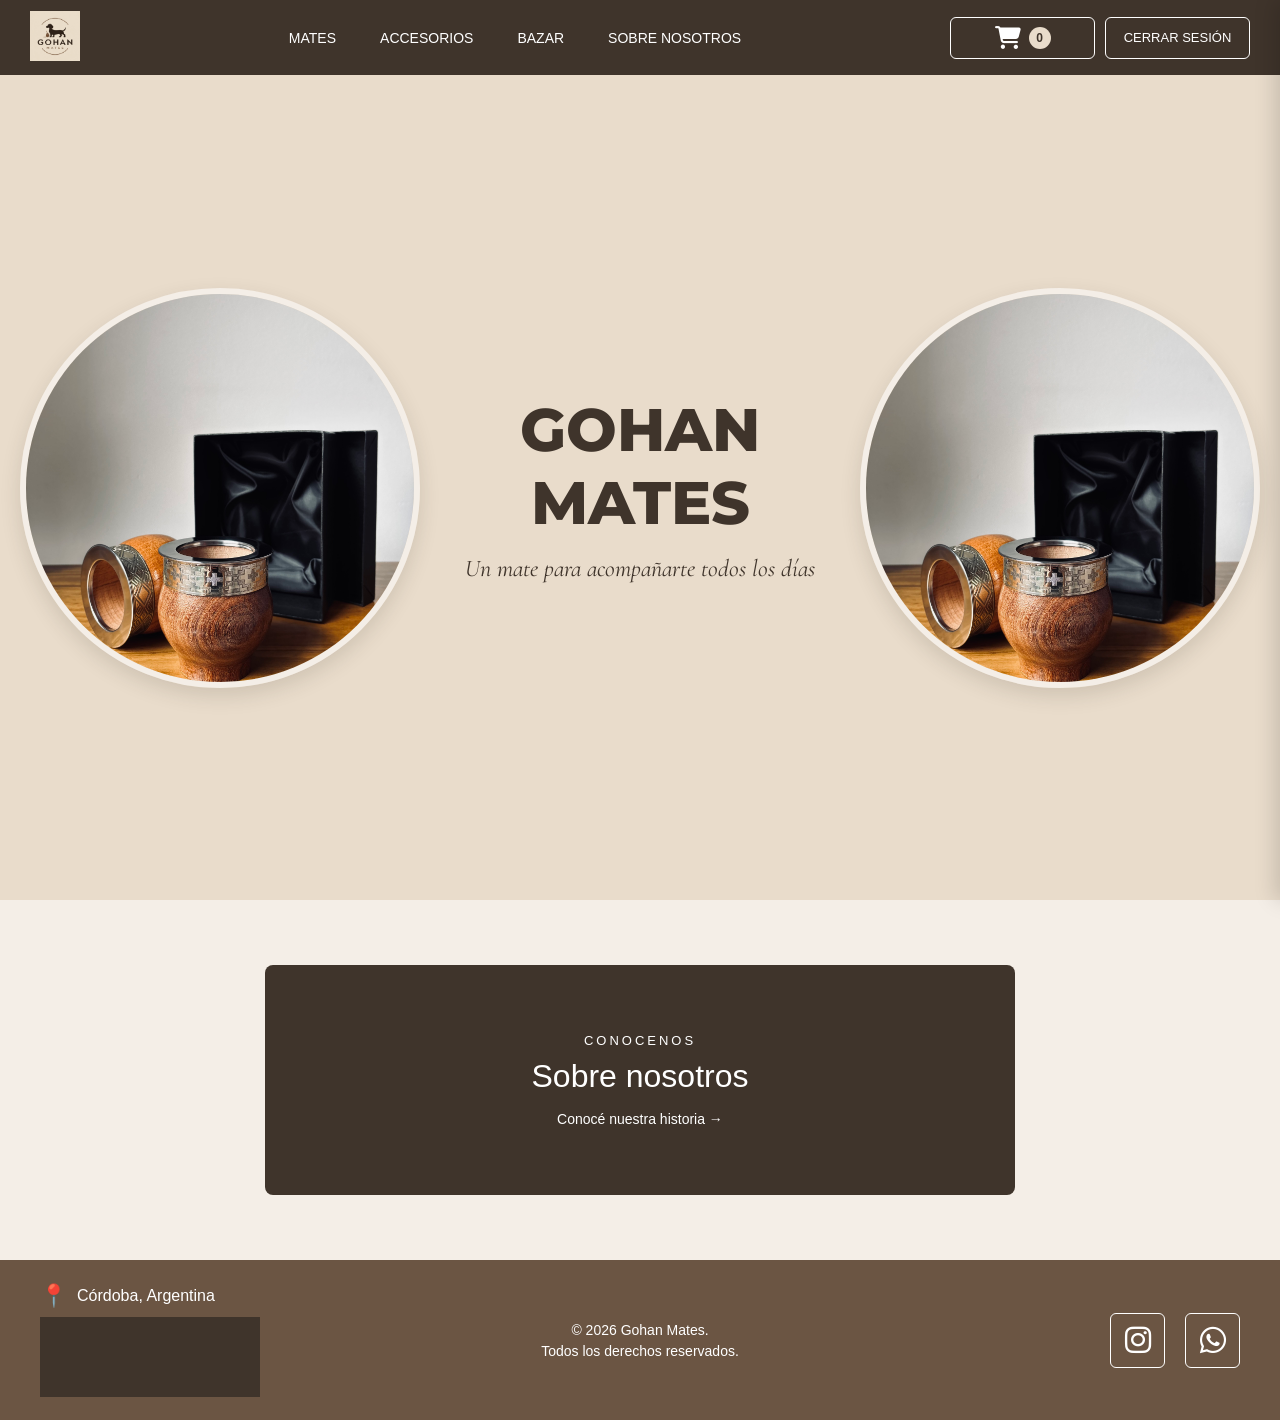
<file: index.html>
<!DOCTYPE html>
<html lang="es">

<head>

    <meta charset="UTF-8">
    <meta name="viewport" content="width=device-width, initial-scale=1.0">

    <title>Gohan Mates | Productos Personalizados</title>

    <!-- Fuentes -->
    <link rel="preconnect" href="https://fonts.googleapis.com">
    <link rel="preconnect" href="https://fonts.gstatic.com" crossorigin>

    <link
        href="https://fonts.googleapis.com/css2?family=Cormorant+Garamond:ital,wght@1,500&family=Montserrat:wght@800&display=swap"
        rel="stylesheet">

    <!-- Iconos -->
    <link
        rel="stylesheet"
        href="https://cdnjs.cloudflare.com/ajax/libs/font-awesome/6.5.2/css/all.min.css">

    <!-- CSS -->
    <link rel="stylesheet" href="css/style.css">

</head>


<body>

    <!-- NAVBAR -->

    <div id="navbar"></div>


    <!-- BANNER PRINCIPAL -->

    <section class="banner">

        <div class="banner-imagen banner-imagen-izquierda">
            <img src="assets/mate.jpg" alt="Mate Gohan Mates">
        </div>

        <div class="banner-texto">

            <h1>GOHAN MATES</h1>

            <span>
                Un mate para acompañarte todos los días
            </span>

        </div>

        <div class="banner-imagen banner-imagen-derecha">
            <img src="assets/mate.jpg" alt="Mates Gohan Mates">
        </div>

    </section>


    <!-- SOBRE NOSOTROS -->

    <section class="secciones-home">

        <a href="pages/sobrenosotros.html" class="seccion-home">

            <div>

                <p>CONOCENOS</p>

                <h2>Sobre nosotros</h2>

                <span>Conocé nuestra historia →</span>

            </div>

        </a>

    </section>


    <!-- FOOTER -->

    <footer>

        <div class="footer-ubicacion">

            <div class="footer-lugar">

                <span>📍</span>

                <p>Córdoba, Argentina</p>

            </div>

            <div class="footer-mapa">
            <iframe src="https://www.google.com/maps/embed?pb=!1m18!1m12!1m3!1d217954.95851321027!2d-64.35480037663285!3d-31.399073368027178!2m3!1f0!2f0!3f0!3m2!1i1024!2i768!4f13.1!3m3!1m2!1s0x9432985f478f5b69%3A0xb0a24f9a5366b092!2zQ8OzcmRvYmE!5e0!3m2!1ses!2sar!4v1795206678568!5m2!1ses!2sar" width="600" height="450" style="border:0;" allowfullscreen="" loading="lazy" referrerpolicy="strict-origin-when-cross-origin">
                
            </iframe>

            </div>

        </div>

        <div class="footer-copy">

            <p>© 2026 Gohan Mates.</p>
            <p>Todos los derechos reservados.</p>

        </div>

       <div class="footer-redes">

            <!-- Instagram -->
            <a href="https://www.instagram.com/gohan.mates/"
            target="_blank"
            rel="noopener noreferrer"
            aria-label="Instagram">
                <i class="fa-brands fa-instagram"></i>
            </a>

            <!-- WhatsApp -->
            <a href="https://wa.me/3516327209"
            target="_blank"
            rel="noopener noreferrer"
            aria-label="WhatsApp">
                <i class="fa-brands fa-whatsapp"></i>
            </a>

        </div>

    </footer>


    <!-- JAVASCRIPT -->

    <script type="module" src="js/index.js"></script>

</body>

</html>
</file>
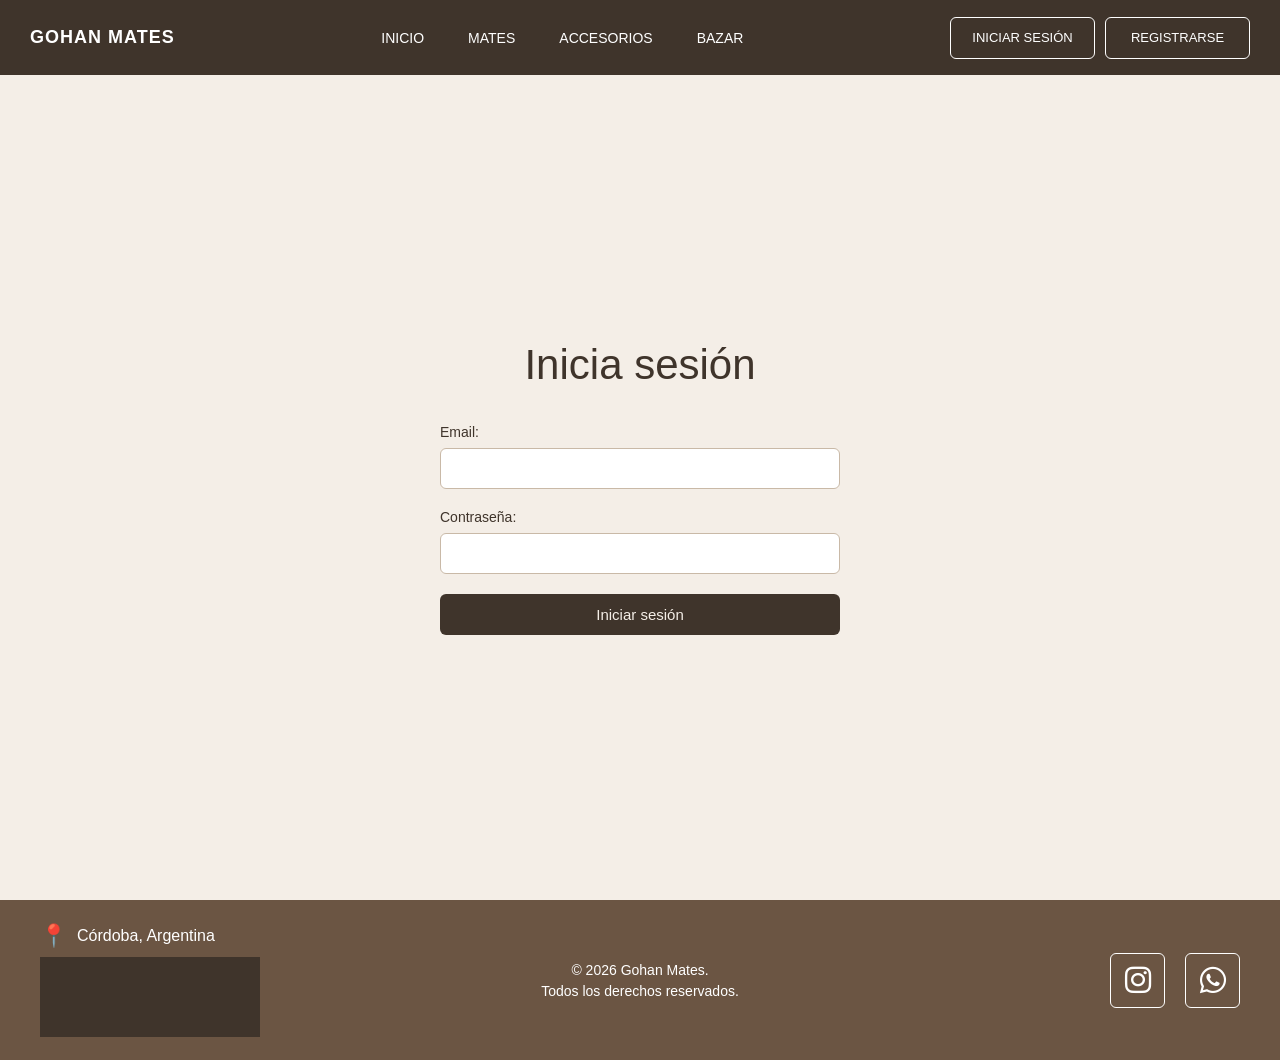
<file: login.html>
<!DOCTYPE html>
<html lang="es">

<head>

    <meta charset="UTF-8">
    <meta name="viewport" content="width=device-width, initial-scale=1.0">

    <title>Gohan Mates | Inicia Sesión</title>

    <!-- Fuentes -->
    <link rel="preconnect" href="https://fonts.googleapis.com">
    <link rel="preconnect" href="https://fonts.gstatic.com" crossorigin>

    <link
        href="https://fonts.googleapis.com/css2?family=Cormorant+Garamond:ital,wght@1,500&family=Montserrat:wght@800&display=swap"
        rel="stylesheet">

    <!-- Iconos -->
    <link
        rel="stylesheet"
        href="https://cdnjs.cloudflare.com/ajax/libs/font-awesome/6.5.2/css/all.min.css">

    <!-- CSS -->
    <link rel="stylesheet" href="css/style.css">

</head>


<body>

    <!-- =========================
         NAVBAR
         ========================= -->

    <nav>

        <div class="nav-logo">


            <strong>GOHAN MATES</strong>

        </div>


        <div class="nav-centro">

            <a href="index.html">INICIO</a>
            <a href="pages/mates.html">MATES</a>
            <a href="pages/accesorios.html">ACCESORIOS</a>
            <a href="pages/bazar.html">BAZAR</a>

        </div>


        <div class="nav-usuario">

            <a href="login.html">INICIAR SESIÓN</a>
            <a href="registro.html">REGISTRARSE</a>

        </div>

    </nav>


    <!-- =========================
         INICIAR SESIÓN
         ========================= -->

    <section class="formulario">

        <h1>Inicia sesión</h1>


        <form action="#" method="post">

            <label for="email">Email:</label>

            <input
                type="email"
                id="email"
                name="email">


            <label for="password">Contraseña:</label>

            <input
                type="password"
                id="password"
                name="password">


            <button type="submit">
                Iniciar sesión
            </button>

        </form>

    </section>


    <!-- =========================
         FOOTER
         ========================= -->

    <footer>

        <!-- UBICACIÓN Y MAPA -->

        <div class="footer-ubicacion">

            <div class="footer-lugar">

                <span>📍</span>

                <p>Córdoba, Argentina</p>

            </div>


            <div class="footer-mapa">

                <iframe
                    src="https://www.google.com/maps/embed?pb=!1m18!1m12!1m3!1d217954.95851321027!2d-64.35480037663285!3d-31.399073368027178!2m3!1f0!2f0!3f0!3m2!1i1024!2i768!4f13.1!3m3!1m2!1s0x9432985f478f5b69%3A0xb0a24f9a5366b092!2zQ8OzcmRvYmE!5e0!3m2!1ses!2sar!4v1789484940051!5m2!1ses!2sar"
                    loading="lazy"
                    referrerpolicy="strict-origin-when-cross-origin">
                </iframe>

            </div>

        </div>


        <!-- COPYRIGHT -->

        <div class="footer-copy">

            <p>© 2026 Gohan Mates.</p>

            <p>Todos los derechos reservados.</p>

        </div>


        <!-- REDES SOCIALES -->

        <div class="footer-redes">

            <a
                href="#"
                target="_blank"
                aria-label="Instagram">

                <i class="fa-brands fa-instagram"></i>

            </a>


            <a
                href="#"
                target="_blank"
                aria-label="WhatsApp">

                <i class="fa-brands fa-whatsapp"></i>

            </a>

        </div>

    </footer>

</body>

</html>
</file>
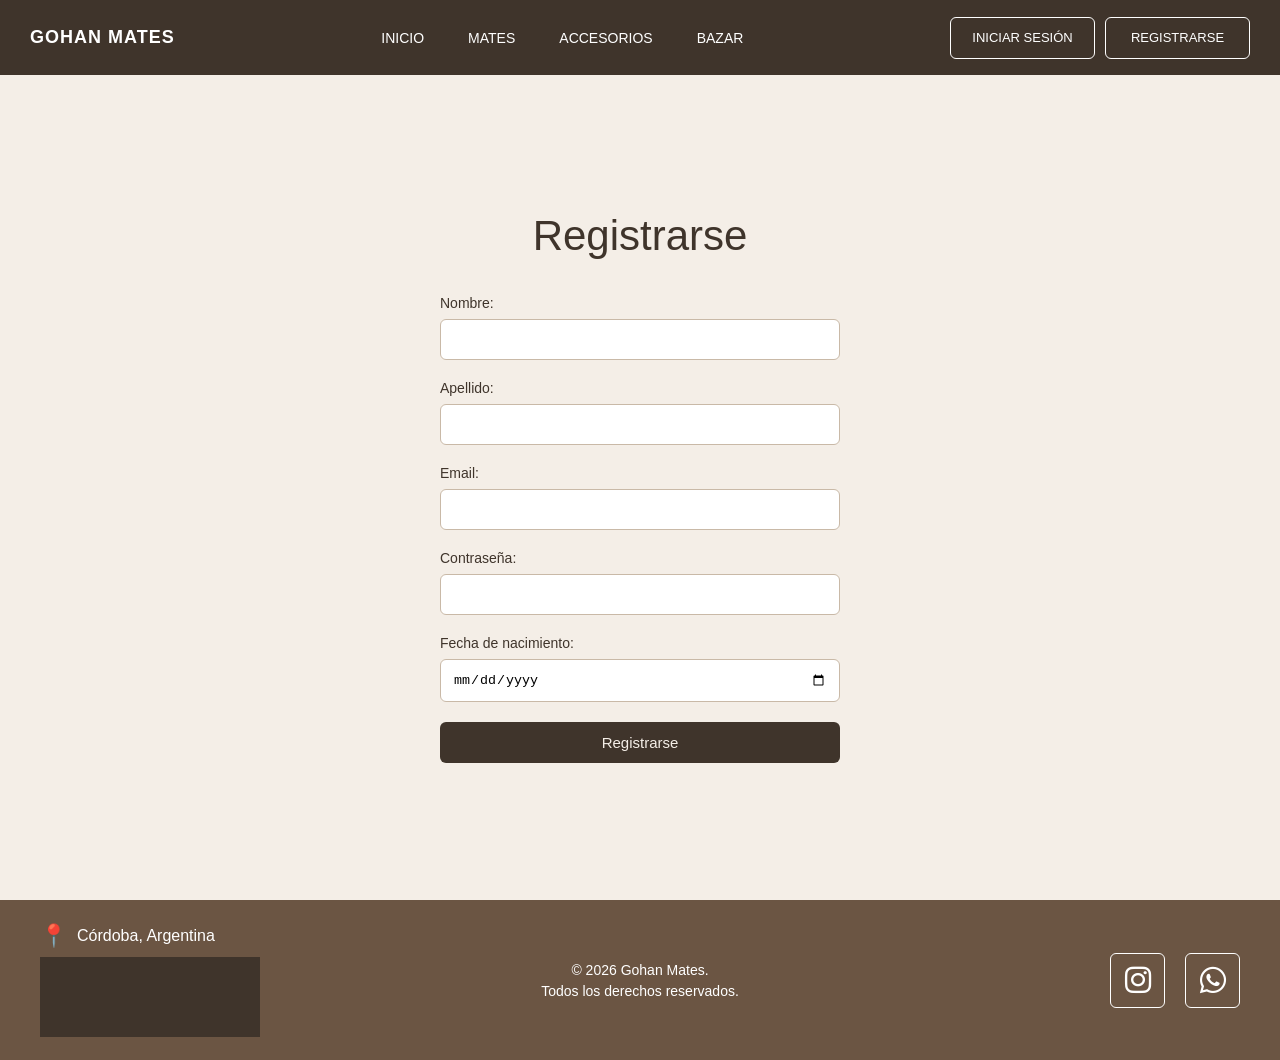
<file: registro.html>
<!DOCTYPE html>
<html lang="es">

<head>

    <meta charset="UTF-8">
    <meta name="viewport" content="width=device-width, initial-scale=1.0">

    <title>Gohan Mates | Registrarse</title>

    <!-- Fuentes -->
    <link rel="preconnect" href="https://fonts.googleapis.com">
    <link rel="preconnect" href="https://fonts.gstatic.com" crossorigin>

    <link
        href="https://fonts.googleapis.com/css2?family=Cormorant+Garamond:ital,wght@1,500&family=Montserrat:wght@800&display=swap"
        rel="stylesheet">

    <!-- Iconos -->
    <link
        rel="stylesheet"
        href="https://cdnjs.cloudflare.com/ajax/libs/font-awesome/6.5.2/css/all.min.css">

    <!-- CSS -->
    <link rel="stylesheet" href="css/style.css">

</head>


<body>

    <!-- =========================
         NAVBAR
         ========================= -->

    <nav>

        <div class="nav-logo">

            <strong>GOHAN MATES</strong>

        </div>


        <div class="nav-centro">

            <a href="index.html">INICIO</a>
            <a href="pages/mates.html">MATES</a>
            <a href="pages/accesorios.html">ACCESORIOS</a>
            <a href="pages/bazar.html">BAZAR</a>

        </div>


        <div class="nav-usuario">

            <a href="login.html">INICIAR SESIÓN</a>
            <a href="registro.html">REGISTRARSE</a>

        </div>

    </nav>


    <!-- =========================
         REGISTRO
         ========================= -->

    <section class="formulario">

        <h1>Registrarse</h1>


        <form action="#" method="post">

            <label for="nombre">Nombre:</label>

            <input
                type="text"
                id="nombre"
                name="nombre">


            <label for="apellido">Apellido:</label>

            <input
                type="text"
                id="apellido"
                name="apellido">


            <label for="email">Email:</label>

            <input
                type="email"
                id="email"
                name="email">


            <label for="password">Contraseña:</label>

            <input
                type="password"
                id="password"
                name="password">


            <label for="fechaNacimiento">
                Fecha de nacimiento:
            </label>

            <input
                type="date"
                id="fechaNacimiento"
                name="fechaNacimiento">


            <button type="submit">
                Registrarse
            </button>

        </form>

    </section>


    <!-- =========================
         FOOTER
         ========================= -->

    <footer>

        <!-- UBICACIÓN Y MAPA -->

        <div class="footer-ubicacion">

            <div class="footer-lugar">

                <span>📍</span>

                <p>Córdoba, Argentina</p>

            </div>


            <div class="footer-mapa">

                <iframe
                    src="https://www.google.com/maps/embed?pb=!1m18!1m12!1m3!1d217954.95851321027!2d-64.35480037663285!3d-31.399073368027178!2m3!1f0!2f0!3f0!3m2!1i1024!2i768!4f13.1!3m3!1m2!1s0x9432985f478f5b69%3A0xb0a24f9a5366b092!2zQ8OzcmRvYmE!5e0!3m2!1ses!2sar!4v1789484940051!5m2!1ses!2sar"
                    loading="lazy"
                    referrerpolicy="strict-origin-when-cross-origin">
                </iframe>

            </div>

        </div>


        <!-- COPYRIGHT -->

        <div class="footer-copy">

            <p>© 2026 Gohan Mates.</p>

            <p>Todos los derechos reservados.</p>

        </div>


        <!-- REDES SOCIALES -->

        <div class="footer-redes">

            <a
                href="#"
                target="_blank"
                aria-label="Instagram">

                <i class="fa-brands fa-instagram"></i>

            </a>


            <a
                href="#"
                target="_blank"
                aria-label="WhatsApp">

                <i class="fa-brands fa-whatsapp"></i>

            </a>

        </div>

    </footer>

</body>

</html>
</file>
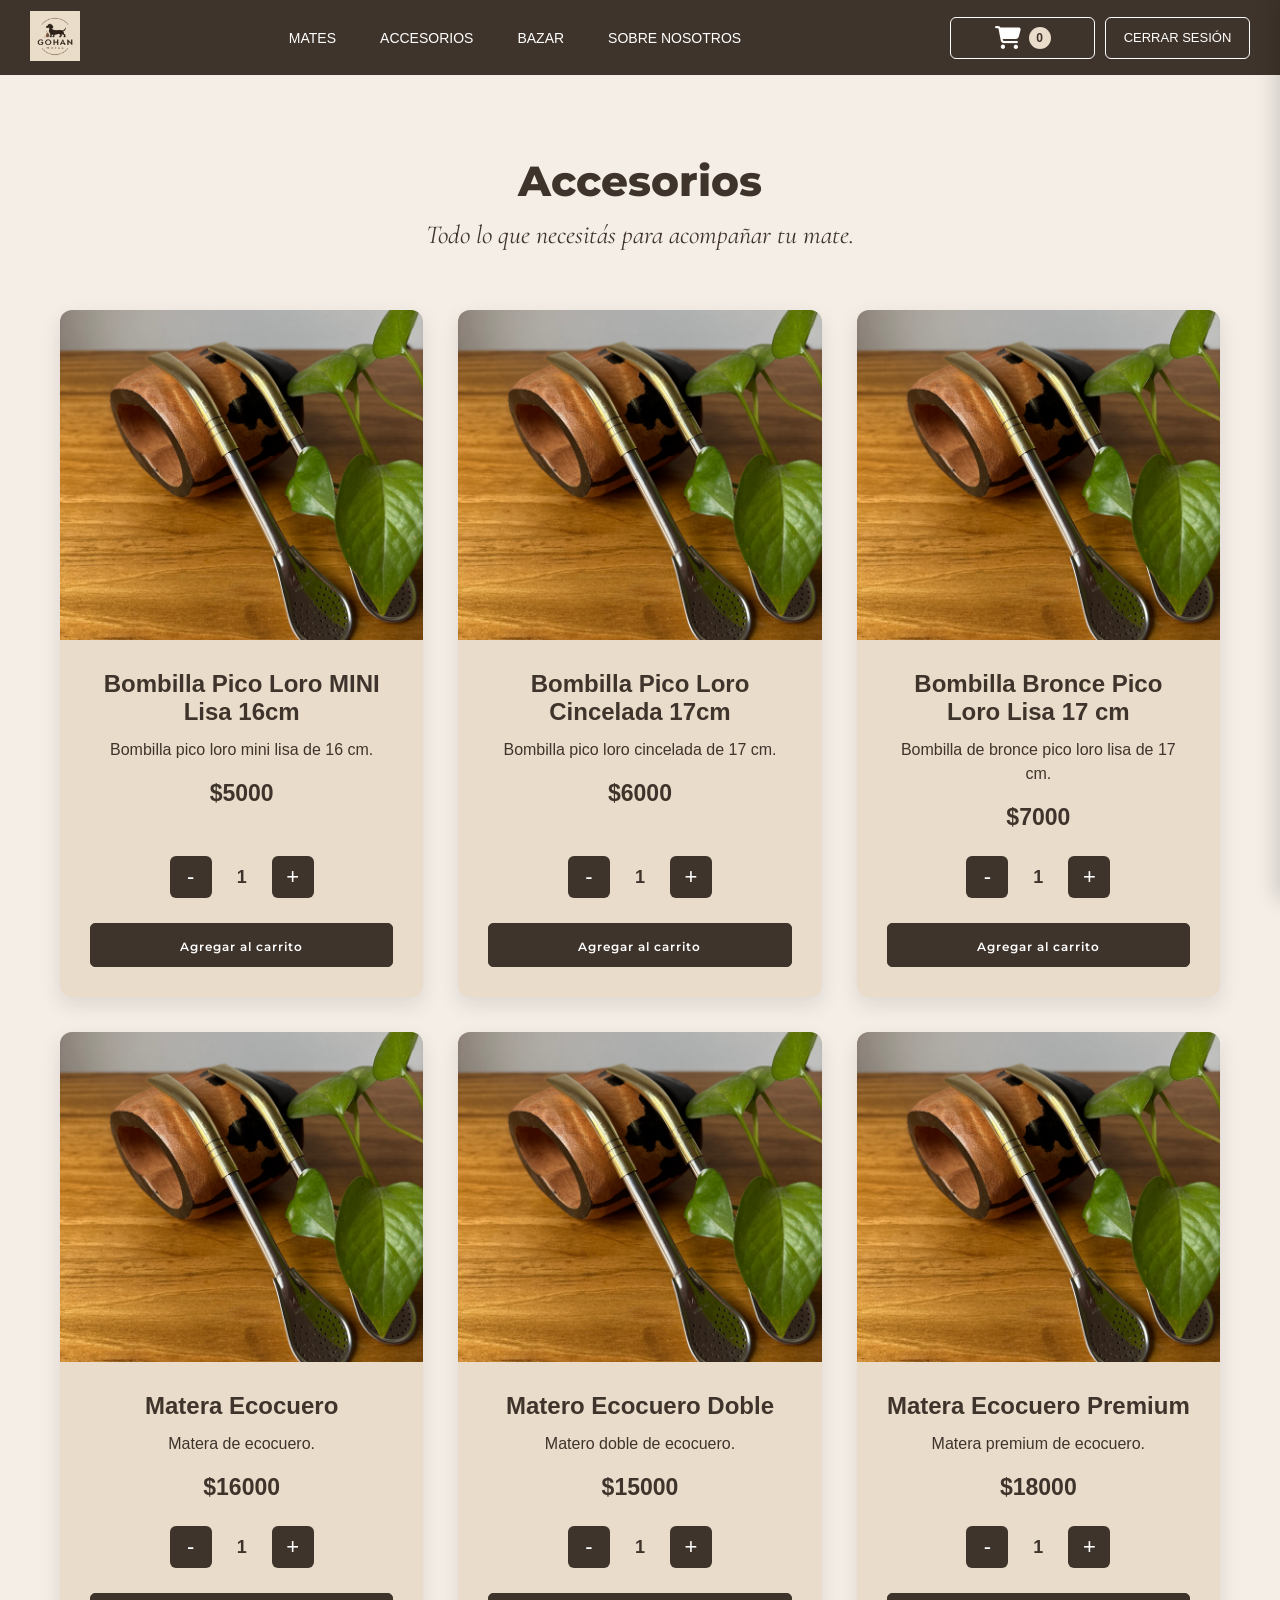
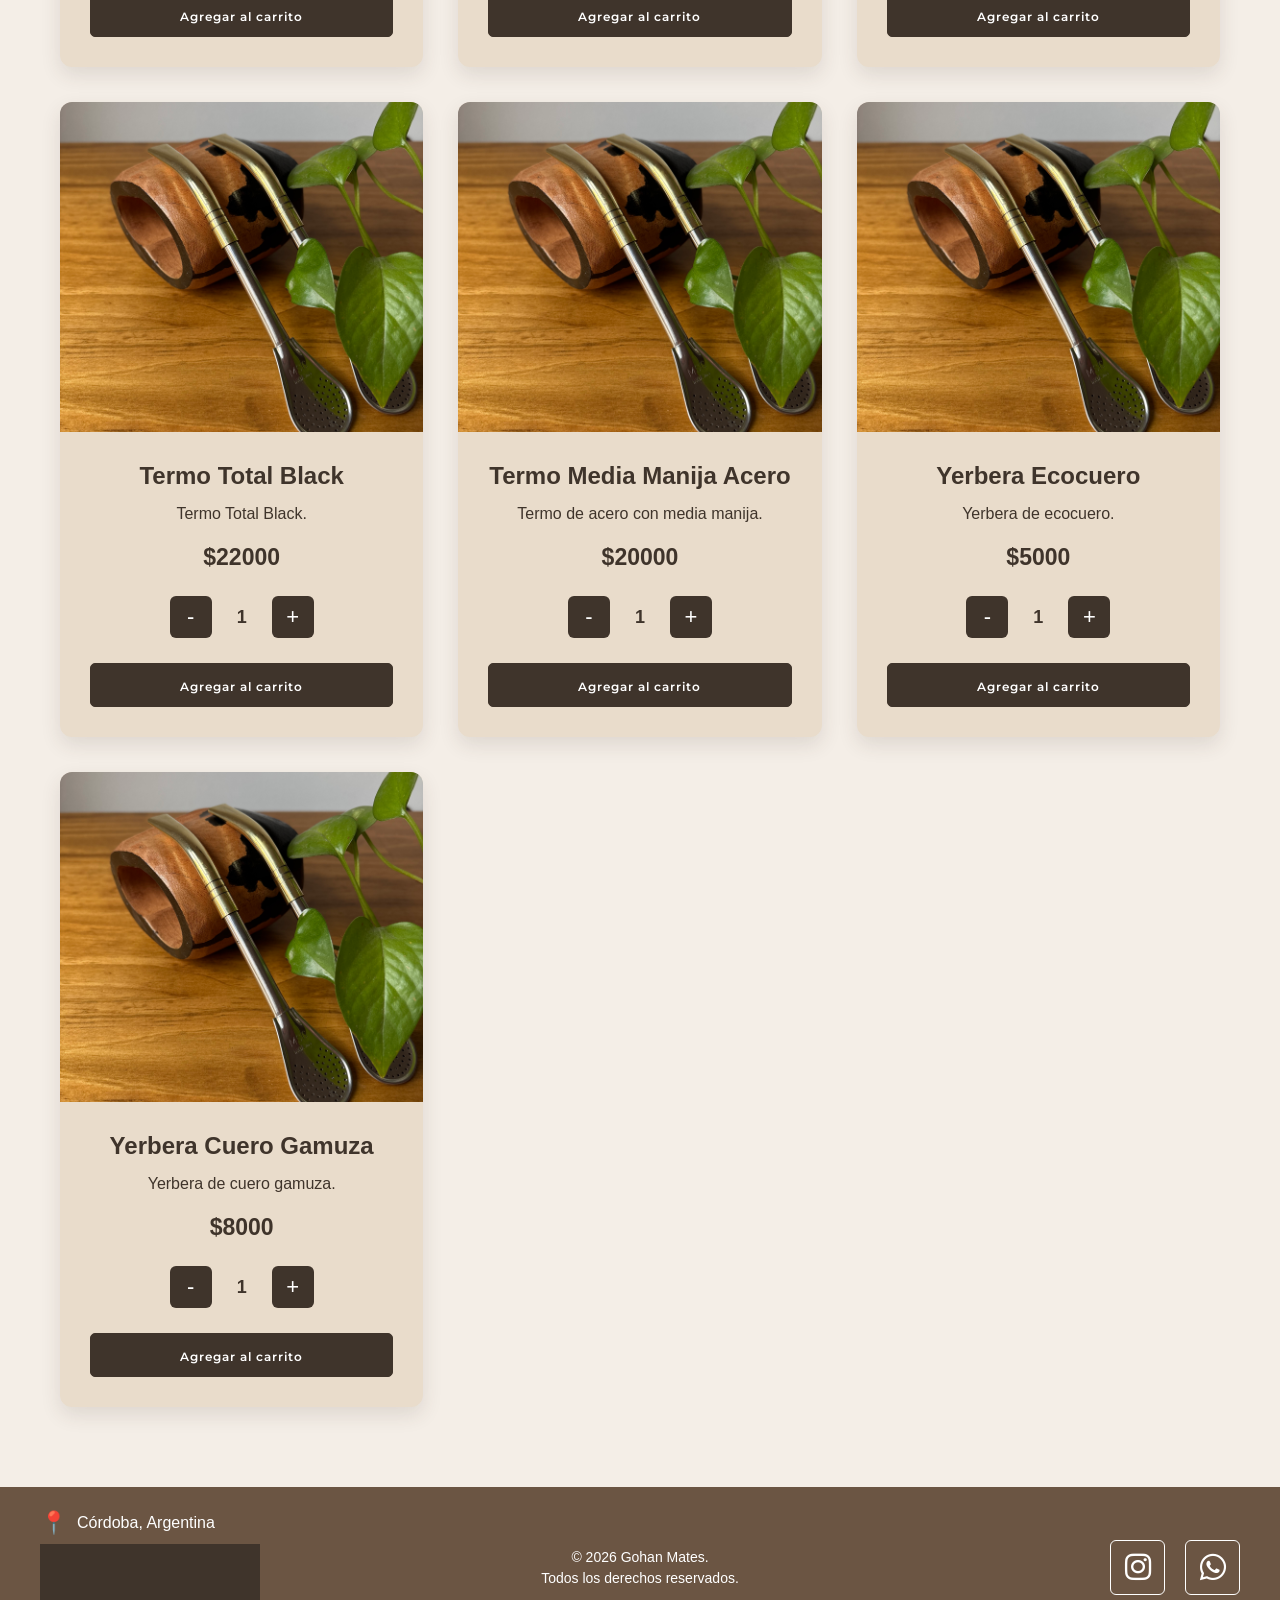
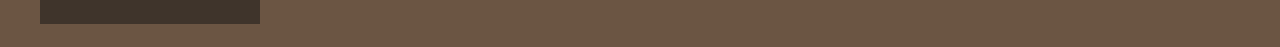
<file: Pages/accesorios.html>
<!DOCTYPE html>
<html lang="es">

<head>

    <meta charset="UTF-8">
    <meta name="viewport" content="width=device-width, initial-scale=1.0">

    <title>Gohan Mates | Accesorios</title>

    <!-- Fuentes -->
    <link rel="preconnect" href="https://fonts.googleapis.com">
    <link rel="preconnect" href="https://fonts.gstatic.com" crossorigin>

    <link
        href="https://fonts.googleapis.com/css2?family=Cormorant+Garamond:ital,wght@1,500&family=Montserrat:wght@800&display=swap"
        rel="stylesheet">

    <!-- Iconos -->
    <link
        rel="stylesheet"
        href="https://cdnjs.cloudflare.com/ajax/libs/font-awesome/6.5.2/css/all.min.css">

    <!-- CSS -->
    <link rel="stylesheet" href="../css/style.css">

</head>


<body>

    <!-- =========================
         NAVBAR
         ========================= -->

    <div id="navbar"></div>


    <!-- =========================
         CATÁLOGO
         ========================= -->

    <section class="catalogo">

        <div class="titulo-catalogo">

            <h1>Accesorios</h1>

            <span>
                Todo lo que necesitás para acompañar tu mate.
            </span>

        </div>


        <!-- PRODUCTOS -->

        <div class="productos" id="productos"></div>

    </section>


    <!-- =========================
         FOOTER
         ========================= -->

    <footer>

        <!-- UBICACIÓN Y MAPA -->

        <div class="footer-ubicacion">

            <div class="footer-lugar">

                <span>📍</span>

                <p>Córdoba, Argentina</p>

            </div>


            <div class="footer-mapa">

                <iframe
                    src="https://www.google.com/maps/embed?pb=!1m18!1m12!1m3!1d217954.95851321027!2d-64.35480037663285!3d-31.399073368027178!2m3!1f0!2f0!3f0!3m2!1i1024!2i768!4f13.1!3m3!1m2!1s0x9432985f478f5b69%3A0xb0a24f9a5366b092!2zQ8OzcmRvYmE!5e0!3m2!1ses!2sar!4v1789484940051!5m2!1ses!2sar"
                    loading="lazy"
                    referrerpolicy="strict-origin-when-cross-origin">
                </iframe>

            </div>

        </div>


        <!-- COPYRIGHT -->

        <div class="footer-copy">

            <p>© 2026 Gohan Mates.</p>

            <p>Todos los derechos reservados.</p>

        </div>


        <!-- REDES SOCIALES -->

        <div class="footer-redes">

            <a
                href="#"
                target="_blank"
                aria-label="Instagram">

                <i class="fa-brands fa-instagram"></i>

            </a>


            <a
                href="#"
                target="_blank"
                aria-label="WhatsApp">

                <i class="fa-brands fa-whatsapp"></i>

            </a>

        </div>

    </footer>


    <!-- =========================
         NAVBAR DESDE JS
         ========================= -->

    <script type="module">

        import crearNavbar, { configurarLogout } from "../js/components/navbar.js";

        const navbar = document.getElementById("navbar");

        navbar.innerHTML = crearNavbar();

        configurarLogout();

    </script>


    <!-- =========================
         PRODUCTOS DESDE JSON
         ========================= -->

    <script type="module">

        import crearCard, { configurarCantidad, configurarCarrito } from "../js/components/card.js";

        const contenedorProductos = document.getElementById("productos");

        // Obtener los productos del archivo JSON
        fetch("../js/data/productos.json")

            .then(response => response.json())

            .then(data => {

                // Filtrar únicamente los accesorios
                const productosAccesorios = data.filter(producto => {
                    return producto.categoria === "accesorios";
                });

                // Crear las tarjetas de productos
                contenedorProductos.innerHTML = productosAccesorios.map(producto => {

                    producto.imagen = "../assets/" + producto.imagen;

                    return crearCard(producto);

                }).join("");

                // Configurar los botones
                configurarCantidad();
                configurarCarrito();

            })

            .catch(error => {

                console.error("Error al cargar los productos:", error);

                contenedorProductos.innerHTML = "<p>No se pudieron cargar los productos.</p>";

            });

    </script>


</body>

</html>
</file>
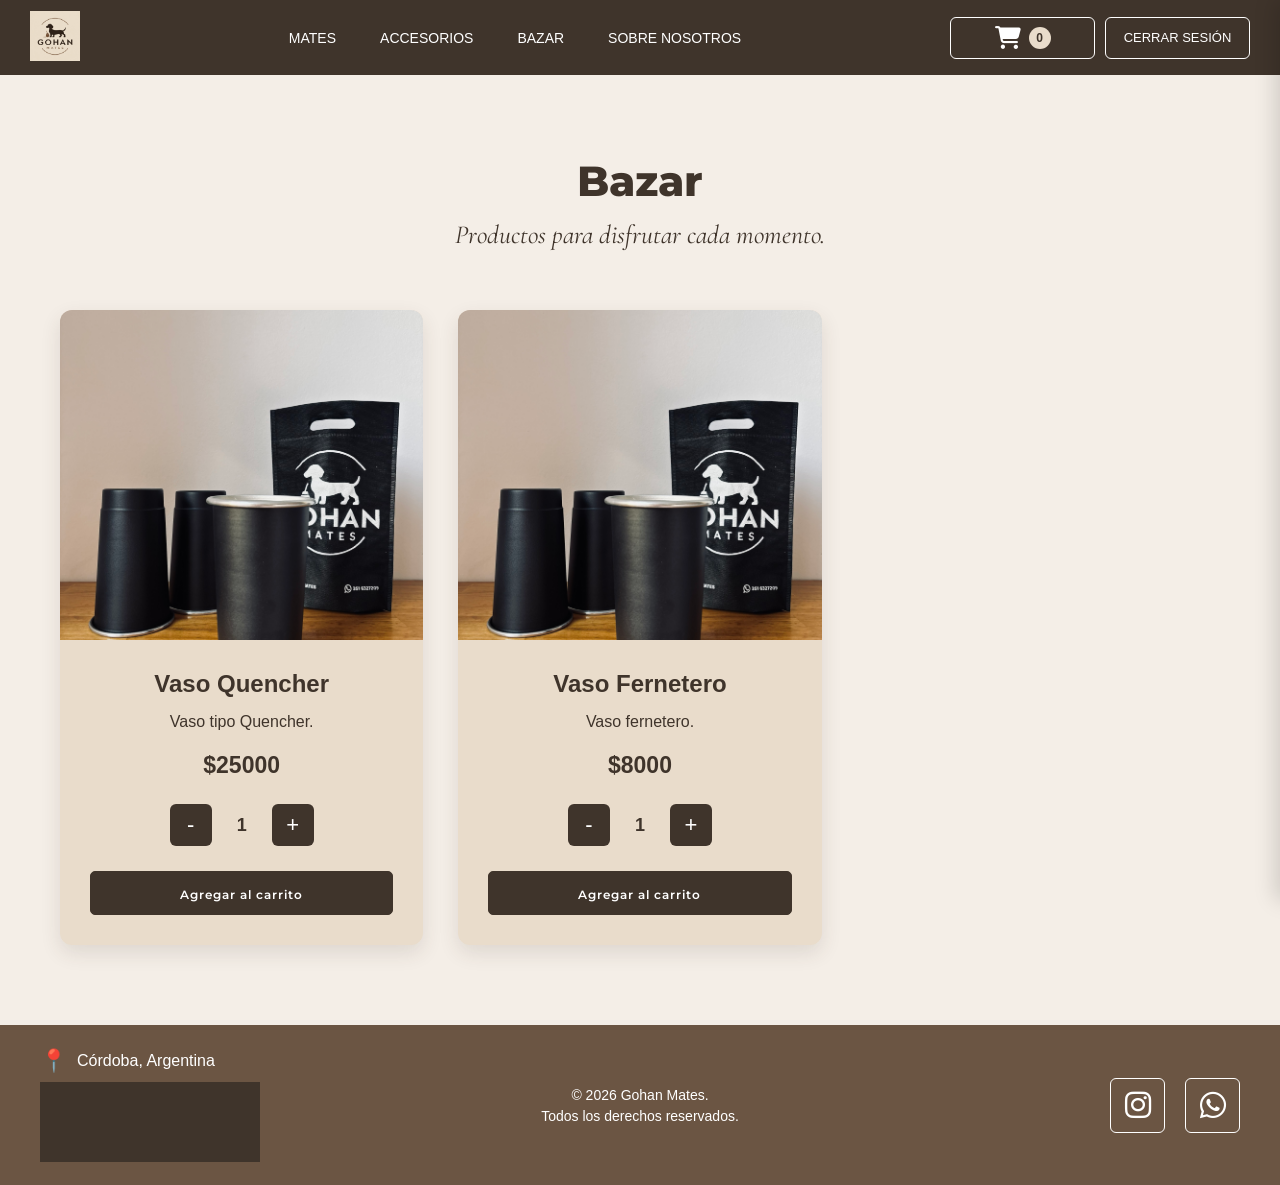
<file: Pages/bazar.html>
<!DOCTYPE html>
<html lang="es">

<head>

    <meta charset="UTF-8">
    <meta name="viewport" content="width=device-width, initial-scale=1.0">

    <title>Gohan Mates | Bazar</title>

    <!-- Fuentes -->
    <link rel="preconnect" href="https://fonts.googleapis.com">
    <link rel="preconnect" href="https://fonts.gstatic.com" crossorigin>

    <link
        href="https://fonts.googleapis.com/css2?family=Cormorant+Garamond:ital,wght@1,500&family=Montserrat:wght@800&display=swap"
        rel="stylesheet">

    <!-- Iconos -->
    <link
        rel="stylesheet"
        href="https://cdnjs.cloudflare.com/ajax/libs/font-awesome/6.5.2/css/all.min.css">

    <!-- CSS -->
    <link rel="stylesheet" href="../css/style.css">

</head>


<body>

    <!-- =========================
         NAVBAR
         ========================= -->

    <div id="navbar"></div>


    <!-- =========================
         CATÁLOGO
         ========================= -->

    <section class="catalogo">

        <div class="titulo-catalogo">

            <h1>Bazar</h1>

            <span>
                Productos para disfrutar cada momento.
            </span>

        </div>


        <!-- PRODUCTOS -->

        <div class="productos" id="productos"></div>

    </section>


    <!-- =========================
         FOOTER
         ========================= -->

    <footer>

        <!-- UBICACIÓN Y MAPA -->

        <div class="footer-ubicacion">

            <div class="footer-lugar">

                <span>📍</span>

                <p>Córdoba, Argentina</p>

            </div>


            <div class="footer-mapa">

                <iframe
                    src="https://www.google.com/maps/embed?pb=!1m18!1m12!1m3!1d217954.95851321027!2d-64.35480037663285!3d-31.399073368027178!2m3!1f0!2f0!3f0!3m2!1i1024!2i768!4f13.1!3m3!1m2!1s0x9432985f478f5b69%3A0xb0a24f9a5366b092!2zQ8OzcmRvYmE!5e0!3m2!1ses!2sar!4v1789484940051!5m2!1ses!2sar"
                    loading="lazy"
                    referrerpolicy="strict-origin-when-cross-origin">
                </iframe>

            </div>

        </div>


        <!-- COPYRIGHT -->

        <div class="footer-copy">

            <p>© 2026 Gohan Mates.</p>

            <p>Todos los derechos reservados.</p>

        </div>


        <!-- REDES SOCIALES -->

        <div class="footer-redes">

            <a
                href="#"
                target="_blank"
                aria-label="Instagram">

                <i class="fa-brands fa-instagram"></i>

            </a>


            <a
                href="#"
                target="_blank"
                aria-label="WhatsApp">

                <i class="fa-brands fa-whatsapp"></i>

            </a>

        </div>

    </footer>


    <!-- =========================
         NAVBAR DESDE JS
         ========================= -->

    <script type="module">

        import crearNavbar, { configurarLogout } from "../js/components/navbar.js";

        const navbar = document.getElementById("navbar");

        navbar.innerHTML = crearNavbar();

        configurarLogout();

    </script>


    <!-- =========================
         PRODUCTOS DESDE JSON
         ========================= -->

    <script type="module">

        import crearCard, { configurarCantidad, configurarCarrito } from "../js/components/card.js";

        const contenedorProductos = document.getElementById("productos");

        // Obtener los productos del archivo JSON
        fetch("../js/data/productos.json")

            .then(response => response.json())

            .then(data => {

                // Filtrar únicamente los productos de bazar
                const productosBazar = data.filter(producto => {
                    return producto.categoria === "bazar";
                });

                // Crear las tarjetas de productos
                contenedorProductos.innerHTML = productosBazar.map(producto => {

                    producto.imagen = "../assets/" + producto.imagen;

                    return crearCard(producto);

                }).join("");

                // Configurar los botones
                configurarCantidad();
                configurarCarrito();

            })

            .catch(error => {

                console.error("Error al cargar los productos:", error);

                contenedorProductos.innerHTML = "<p>No se pudieron cargar los productos.</p>";

            });

    </script>


</body>

</html>
</file>
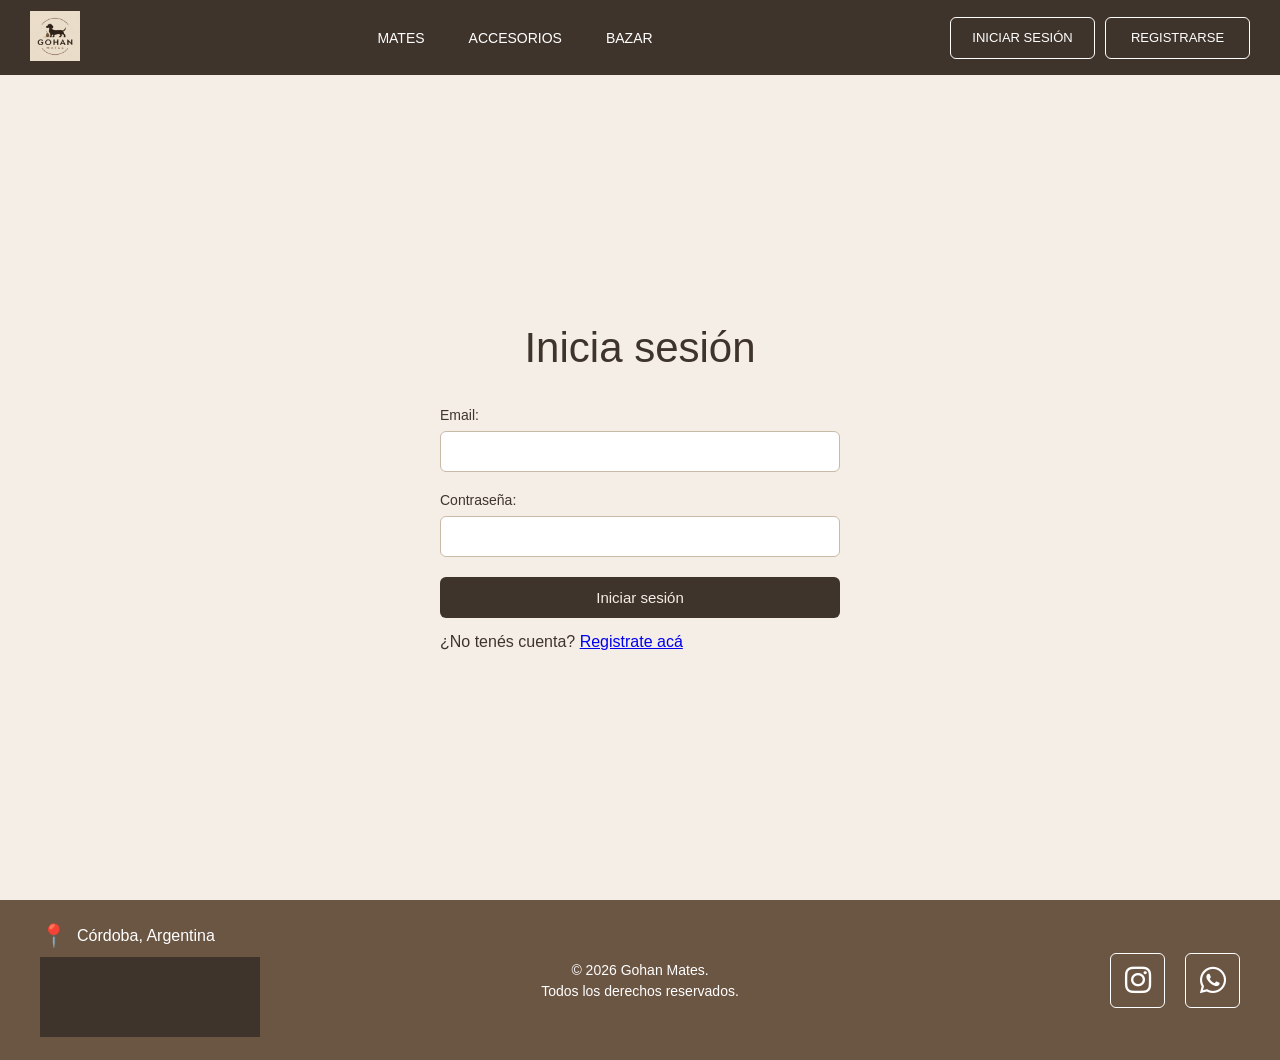
<file: Pages/login.html>
<!DOCTYPE html>
<html lang="es">

<head>

    <meta charset="UTF-8">
    <meta name="viewport" content="width=device-width, initial-scale=1.0">

    <title>Gohan Mates | Inicia Sesión</title>

    <!-- Fuentes -->
    <link rel="preconnect" href="https://fonts.googleapis.com">
    <link rel="preconnect" href="https://fonts.gstatic.com" crossorigin>

    <link
        href="https://fonts.googleapis.com/css2?family=Cormorant+Garamond:ital,wght@1,500&family=Montserrat:wght@800&display=swap"
        rel="stylesheet">

    <!-- Iconos -->
    <link
        rel="stylesheet"
        href="https://cdnjs.cloudflare.com/ajax/libs/font-awesome/6.5.2/css/all.min.css">

    <!-- CSS -->
    <link rel="stylesheet" href="../css/style.css">

</head>


<body>

    <!-- =========================
         NAVBAR
         ========================= -->

    <nav>

        <div class="nav-logo">

            <a href="../index.html">
                <img src="../assets/logo.png" alt="Gohan Mates">
            </a>

        </div>


        <div class="nav-centro">

            <a href="mates.html">MATES</a>
            <a href="accesorios.html">ACCESORIOS</a>
            <a href="bazar.html">BAZAR</a>

        </div>


        <div class="nav-usuario">

            <a href="login.html">INICIAR SESIÓN</a>
            <a href="registro.html">REGISTRARSE</a>

        </div>

    </nav>


    <!-- =========================
         INICIAR SESIÓN
         ========================= -->

    <section class="formulario">

        <h1>Inicia sesión</h1>


        <form action="#" method="post">

            <label for="email">Email:</label>

            <input
                type="email"
                id="email"
                name="email">


            <label for="password">Contraseña:</label>

            <input
                type="password"
                id="password"
                name="password">


            <button type="submit">
                Iniciar sesión
            </button>

            <p>
                ¿No tenés cuenta?
                <a href="registro.html">Registrate acá</a>
            </p>

        </form>

    </section>


    <!-- =========================
         FOOTER
         ========================= -->

    <footer>

        <!-- UBICACIÓN Y MAPA -->

        <div class="footer-ubicacion">

            <div class="footer-lugar">

                <span>📍</span>

                <p>Córdoba, Argentina</p>

            </div>


            <div class="footer-mapa">

                <iframe
                    src="https://www.google.com/maps/embed?pb=!1m18!1m12!1m3!1d217954.95851321027!2d-64.35480037663285!3d-31.399073368027178!2m3!1f0!2f0!3f0!3m2!1i1024!2i768!4f13.1!3m3!1m2!1s0x9432985f478f5b69%3A0xb0a24f9a5366b092!2zQ8OzcmRvYmE!5e0!3m2!1ses!2sar!4v1789484940051!5m2!1ses!2sar"
                    loading="lazy"
                    referrerpolicy="strict-origin-when-cross-origin">
                </iframe>

            </div>

        </div>


        <!-- COPYRIGHT -->

        <div class="footer-copy">

            <p>© 2026 Gohan Mates.</p>

            <p>Todos los derechos reservados.</p>

        </div>


        <!-- REDES SOCIALES -->

        <div class="footer-redes">

            <a
                href="#"
                target="_blank"
                aria-label="Instagram">

                <i class="fa-brands fa-instagram"></i>

            </a>


            <a
                href="#"
                target="_blank"
                aria-label="WhatsApp">

                <i class="fa-brands fa-whatsapp"></i>

            </a>

        </div>

    </footer>


    <!-- =========================
         JAVASCRIPT
         ========================= -->

    <script src="../js/login.js"></script>

</body>

</html>
</file>
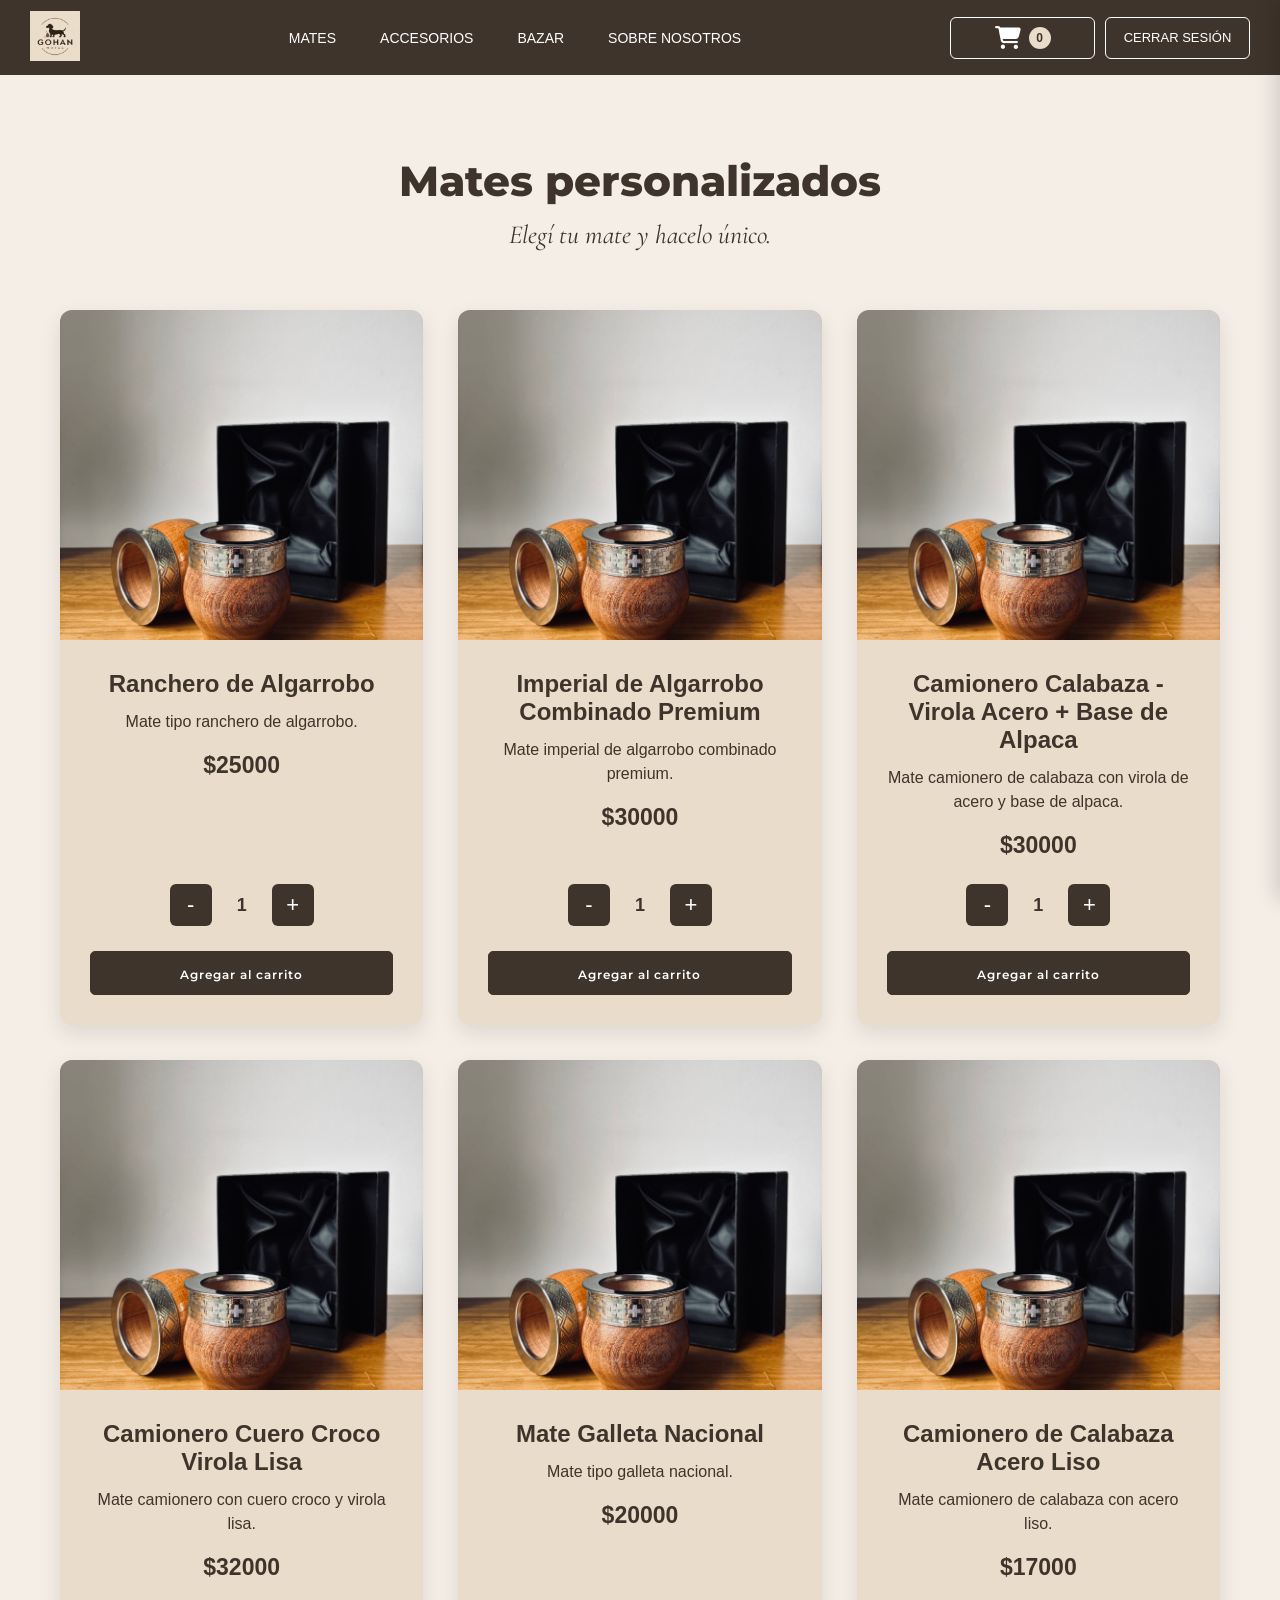
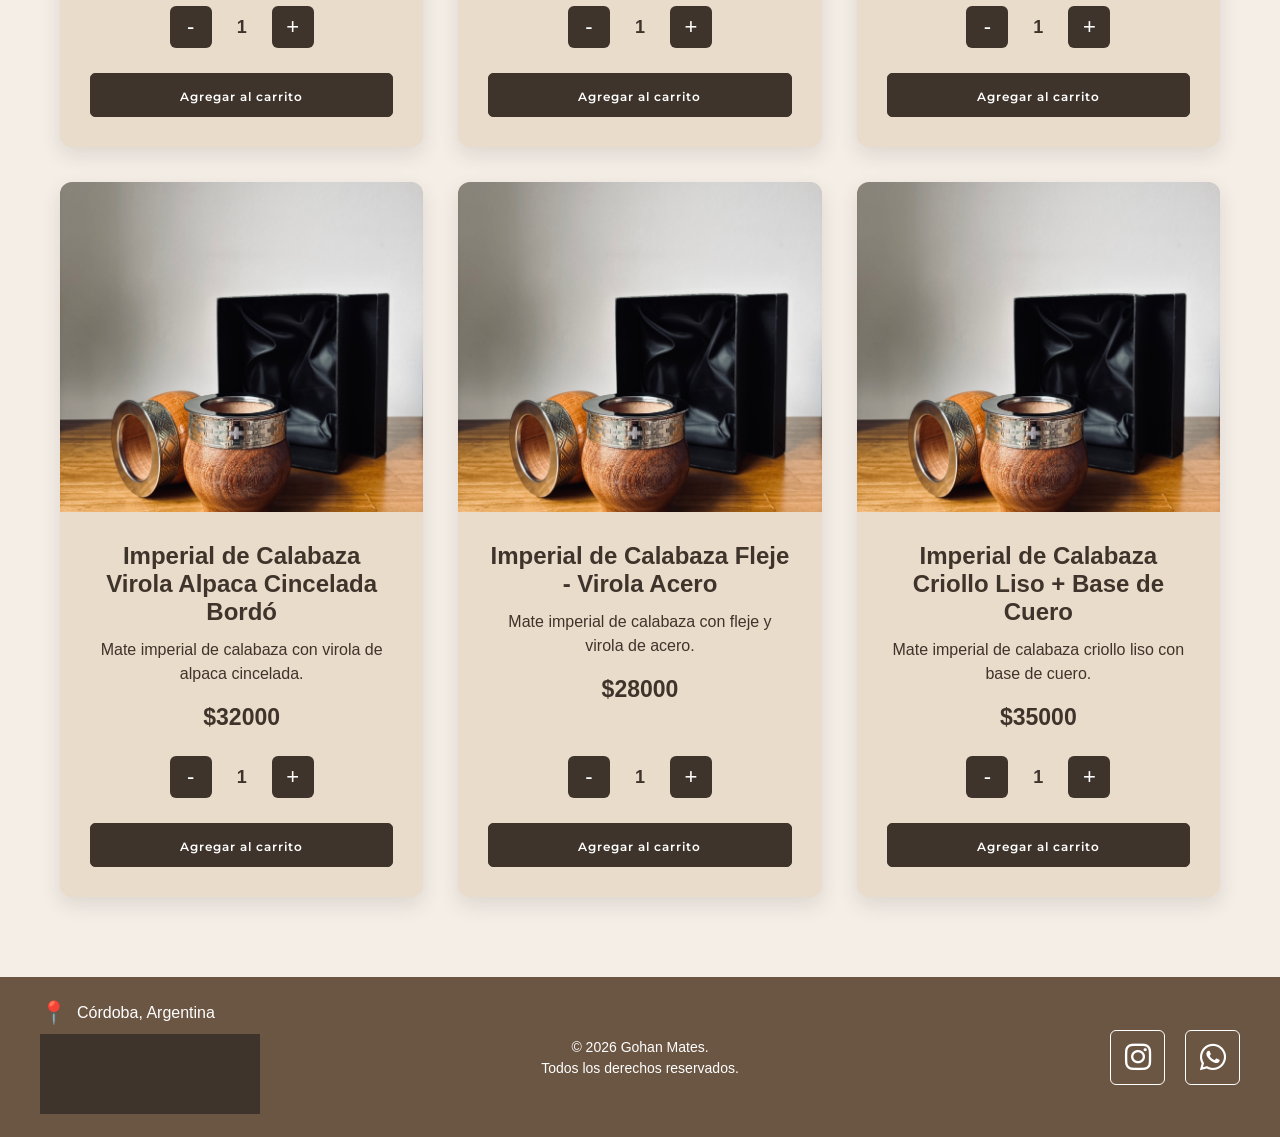
<file: Pages/mates.html>
<!DOCTYPE html>
<html lang="es">

<head>

    <meta charset="UTF-8">
    <meta name="viewport" content="width=device-width, initial-scale=1.0">

    <title>Gohan Mates | Mates</title>

    <!-- Fuentes -->
    <link rel="preconnect" href="https://fonts.googleapis.com">
    <link rel="preconnect" href="https://fonts.gstatic.com" crossorigin>

    <link
        href="https://fonts.googleapis.com/css2?family=Cormorant+Garamond:ital,wght@1,500&family=Montserrat:wght@800&display=swap"
        rel="stylesheet">

    <!-- Iconos -->
    <link
        rel="stylesheet"
        href="https://cdnjs.cloudflare.com/ajax/libs/font-awesome/6.5.2/css/all.min.css">

    <!-- CSS -->
    <link rel="stylesheet" href="../css/style.css">

</head>


<body>

    <!-- =========================
         NAVBAR
         ========================= -->

    <div id="navbar"></div>


    <!-- =========================
         CATÁLOGO
         ========================= -->

    <section class="catalogo">

        <div class="titulo-catalogo">

            <h1>Mates personalizados</h1>

            <span>
                Elegí tu mate y hacelo único.
            </span>

        </div>

        <!-- PRODUCTOS -->

        <div class="productos" id="productos"></div>

    </section>


    <!-- =========================
         FOOTER
         ========================= -->

    <footer>

        <!-- UBICACIÓN Y MAPA -->

        <div class="footer-ubicacion">

            <div class="footer-lugar">

                <span>📍</span>

                <p>Córdoba, Argentina</p>

            </div>


            <div class="footer-mapa">

                <iframe
                    src="https://www.google.com/maps/embed?pb=!1m18!1m12!1m3!1d217954.95851321027!2d-64.35480037663285!3d-31.399073368027178!2m3!1f0!2f0!3f0!3m2!1i1024!2i768!4f13.1!3m3!1m2!1s0x9432985f478f5b69%3A0xb0a24f9a5366b092!2zQ8OzcmRvYmE!5e0!3m2!1ses!2sar!4v1789484940051!5m2!1ses!2sar"
                    loading="lazy"
                    referrerpolicy="strict-origin-when-cross-origin">
                </iframe>

            </div>

        </div>


        <!-- COPYRIGHT -->

        <div class="footer-copy">

            <p>© 2026 Gohan Mates.</p>

            <p>Todos los derechos reservados.</p>

        </div>


        <!-- REDES SOCIALES -->

        <div class="footer-redes">

            <a
                href="#"
                target="_blank"
                aria-label="Instagram">

                <i class="fa-brands fa-instagram"></i>

            </a>


            <a
                href="#"
                target="_blank"
                aria-label="WhatsApp">

                <i class="fa-brands fa-whatsapp"></i>

            </a>

        </div>

    </footer>


    <!-- =========================
         JAVASCRIPT
         ========================= -->

    <!-- NAVBAR -->

    <script type="module">

        import crearNavbar, { configurarLogout } from "../js/components/navbar.js";

        const navbar = document.getElementById("navbar");

        navbar.innerHTML = crearNavbar();

        configurarLogout();

    </script>


    <!-- PRODUCTOS DESDE JSON -->

    <script type="module">

        import crearCard, { configurarCantidad, configurarCarrito } from "../js/components/card.js";

        const contenedorProductos = document.getElementById("productos");

        // Obtener los productos del archivo JSON
        fetch("../js/data/productos.json")

            .then(response => response.json())

            .then(data => {

                // Filtrar únicamente los mates
                const productosMates = data.filter(producto => {
                    return producto.categoria === "mates";
                });

                // Crear las tarjetas de productos
                contenedorProductos.innerHTML = productosMates.map(producto => {

                    producto.imagen = "../assets/" + producto.imagen;

                    return crearCard(producto);

                }).join("");

                // Configurar los botones
                configurarCantidad();
                configurarCarrito();

            })

            .catch(error => {

                console.error("Error al cargar los productos:", error);

                contenedorProductos.innerHTML = "<p>No se pudieron cargar los productos.</p>";

            });

    </script>

</body>

</html>
</file>
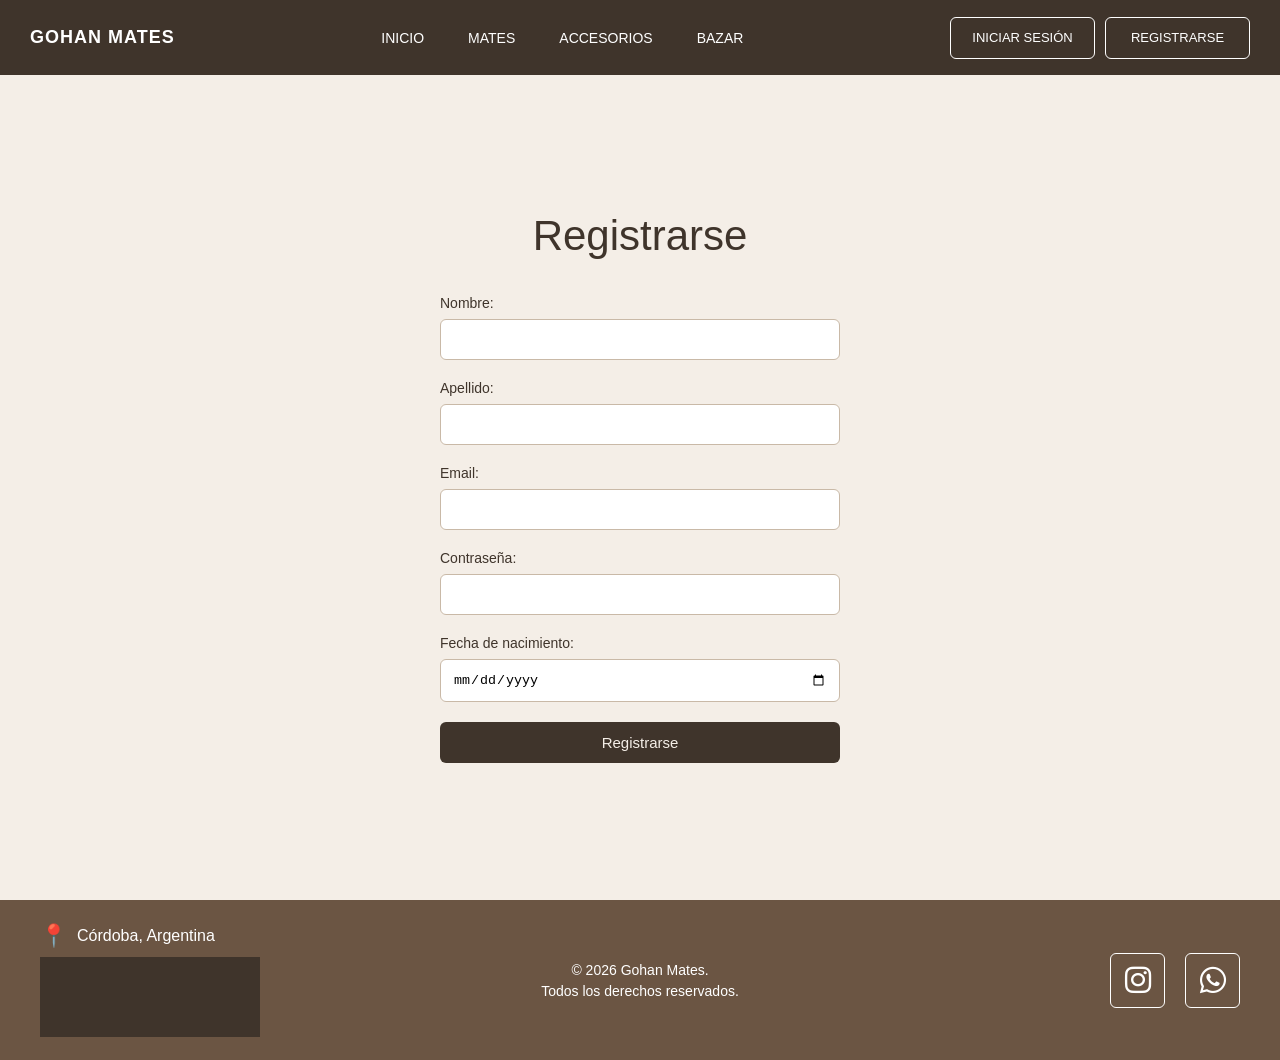
<file: Pages/registro.html>
<!DOCTYPE html>
<html lang="es">

<head>

    <meta charset="UTF-8">
    <meta name="viewport" content="width=device-width, initial-scale=1.0">

    <title>Gohan Mates | Registrarse</title>

    <!-- Fuentes -->
    <link rel="preconnect" href="https://fonts.googleapis.com">
    <link rel="preconnect" href="https://fonts.gstatic.com" crossorigin>

    <link
        href="https://fonts.googleapis.com/css2?family=Cormorant+Garamond:ital,wght@1,500&family=Montserrat:wght@800&display=swap"
        rel="stylesheet">

    <!-- Iconos -->
    <link
        rel="stylesheet"
        href="https://cdnjs.cloudflare.com/ajax/libs/font-awesome/6.5.2/css/all.min.css">

    <!-- CSS -->
   <link rel="stylesheet" href="../css/style.css">

</head>


<body>

    <!-- =========================
         NAVBAR
         ========================= -->

    <nav>

        <div class="nav-logo">

            <strong>GOHAN MATES</strong>

        </div>


        <div class="nav-centro">

            <a href="../index.html">INICIO</a>
            <a href="mates.html">MATES</a>
            <a href="accesorios.html">ACCESORIOS</a>
            <a href="bazar.html">BAZAR</a>

        </div>


        <div class="nav-usuario">

            <a href="login.html">INICIAR SESIÓN</a> 
            <a href="registro.html">REGISTRARSE</a>

        </div>

    </nav>


    <!-- =========================
         REGISTRO
         ========================= -->

    <section class="formulario">

        <h1>Registrarse</h1>


        <form action="#" method="post">

            <label for="nombre">Nombre:</label>

            <input
                type="text"
                id="nombre"
                name="nombre">


            <label for="apellido">Apellido:</label>

            <input
                type="text"
                id="apellido"
                name="apellido">


            <label for="email">Email:</label>

            <input
                type="email"
                id="email"
                name="email">


            <label for="password">Contraseña:</label>

            <input
                type="password"
                id="password"
                name="password">


            <label for="fechaNacimiento">
                Fecha de nacimiento:
            </label>

            <input
                type="date"
                id="fechaNacimiento"
                name="fechaNacimiento">


            <button type="submit">
                Registrarse
            </button>

        </form>

    </section>


    <!-- =========================
         FOOTER
         ========================= -->

    <footer>

        <!-- UBICACIÓN Y MAPA -->

        <div class="footer-ubicacion">

            <div class="footer-lugar">

                <span>📍</span>

                <p>Córdoba, Argentina</p>

            </div>


            <div class="footer-mapa">

                <iframe
                    src="https://www.google.com/maps/embed?pb=!1m18!1m12!1m3!1d217954.95851321027!2d-64.35480037663285!3d-31.399073368027178!2m3!1f0!2f0!3f0!3m2!1i1024!2i768!4f13.1!3m3!1m2!1s0x9432985f478f5b69%3A0xb0a24f9a5366b092!2zQ8OzcmRvYmE!5e0!3m2!1ses!2sar!4v1789484940051!5m2!1ses!2sar"
                    loading="lazy"
                    referrerpolicy="strict-origin-when-cross-origin">
                </iframe>

            </div>

        </div>


        <!-- COPYRIGHT -->

        <div class="footer-copy">

            <p>© 2026 Gohan Mates.</p>

            <p>Todos los derechos reservados.</p>

        </div>


        <!-- REDES SOCIALES -->

        <div class="footer-redes">

            <a
                href="#"
                target="_blank"
                aria-label="Instagram">

                <i class="fa-brands fa-instagram"></i>

            </a>


            <a
                href="#"
                target="_blank"
                aria-label="WhatsApp">

                <i class="fa-brands fa-whatsapp"></i>

            </a>

        </div>

    </footer>

    <script src="../js/registro.js"></script>

</body>

</html>
</file>
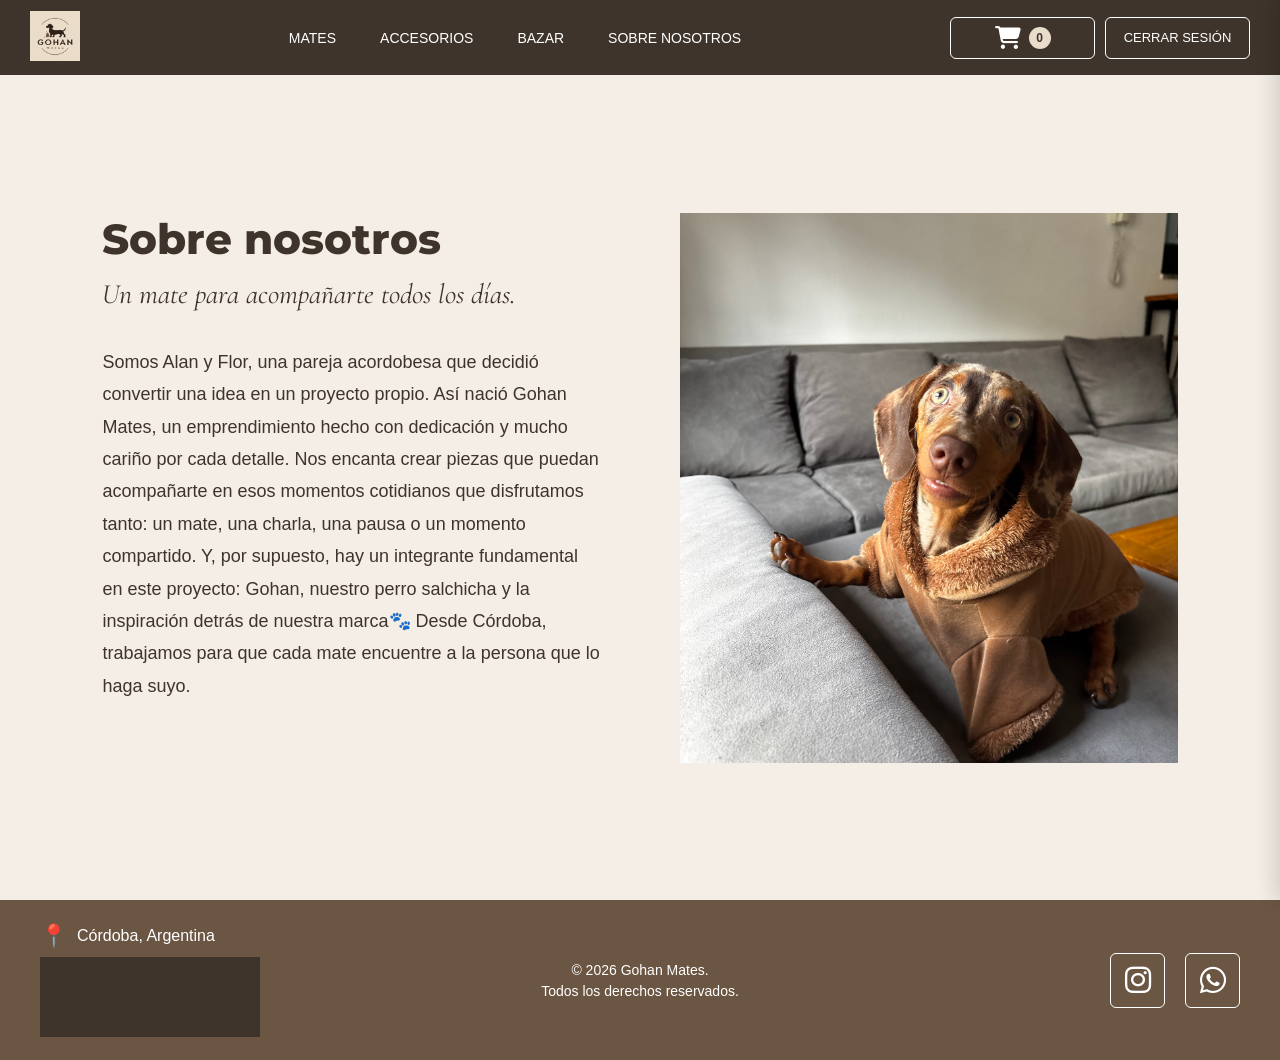
<file: Pages/sobrenosotros.html>
<!DOCTYPE html>
<html lang="es">

<head>

    <meta charset="UTF-8">
    <meta name="viewport" content="width=device-width, initial-scale=1.0">

    <title>Gohan Mates | Sobre Nosotros</title>

    <!-- Fuentes -->
    <link rel="preconnect" href="https://fonts.googleapis.com">
    <link rel="preconnect" href="https://fonts.gstatic.com" crossorigin>

    <link
        href="https://fonts.googleapis.com/css2?family=Cormorant+Garamond:ital,wght@1,500&family=Montserrat:wght@800&display=swap"
        rel="stylesheet">

    <!-- Iconos -->
    <link
        rel="stylesheet"
        href="https://cdnjs.cloudflare.com/ajax/libs/font-awesome/6.5.2/css/all.min.css">

    <!-- CSS -->
    <link rel="stylesheet" href="../css/style.css">

</head>


<body>

    <!-- =========================
         NAVBAR
         ========================= -->

    <div id="navbar"></div>


    <!-- =========================
         SOBRE NOSOTROS
         ========================= -->

    <section class="sobre-nosotros">

        <div class="sobre-texto">

            <h1>Sobre nosotros</h1>

            <span>
                Un mate para acompañarte todos los días.
            </span>

            <p>
                Somos Alan y Flor, una pareja acordobesa que decidió 
                convertir una idea en un proyecto propio.
                
                Así nació Gohan Mates, un emprendimiento hecho con 
                dedicación y mucho cariño por cada detalle. 
                Nos encanta crear piezas que puedan acompañarte 
                en esos momentos cotidianos que disfrutamos tanto: 
                un mate, una charla, una pausa o un momento compartido.

                Y, por supuesto, hay un integrante fundamental en este
                proyecto: Gohan, nuestro perro salchicha y la inspiración
                detrás de nuestra marca🐾

                
                Desde Córdoba, trabajamos para que cada mate encuentre a
                la persona que lo haga suyo.
            </p>

        </div>


        <div class="sobre-imagen">

            <img src="../assets/sobrenosotros.jpg" alt="Gohan">

        </div>

    </section>


    <!-- =========================
         FOOTER
         ========================= -->

    <footer>

        <!-- UBICACIÓN Y MAPA -->

        <div class="footer-ubicacion">

            <div class="footer-lugar">

                <span>📍</span>

                <p>Córdoba, Argentina</p>

            </div>


            <div class="footer-mapa">

                <iframe
                    src="https://www.google.com/maps/embed?pb=!1m18!1m12!1m3!1d217954.95851321027!2d-64.35480037663285!3d-31.399073368027178!2m3!1f0!2f0!3f0!3m2!1i1024!2i768!4f13.1!3m3!1m2!1s0x9432985f478f5b69%3A0xb0a24f9a5366b092!2zQ8OzcmRvYmE!5e0!3m2!1ses!2sar!4v1789484940051!5m2!1ses!2sar"
                    loading="lazy"
                    referrerpolicy="strict-origin-when-cross-origin">
                </iframe>

            </div>

        </div>


        <!-- COPYRIGHT -->

        <div class="footer-copy">

            <p>© 2026 Gohan Mates.</p>

            <p>Todos los derechos reservados.</p>

        </div>


        <!-- REDES SOCIALES -->

        <div class="footer-redes">

            <a
                href="#"
                target="_blank"
                aria-label="Instagram">

                <i class="fa-brands fa-instagram"></i>

            </a>


            <a
                href="#"
                target="_blank"
                aria-label="WhatsApp">

                <i class="fa-brands fa-whatsapp"></i>

            </a>

        </div>

    </footer>

    <script type="module">

    import crearNavbar, { configurarLogout } from "../js/components/navbar.js";

    const navbar = document.getElementById("navbar");

    navbar.innerHTML = crearNavbar();

    configurarLogout();
    
    </script>

</body>

</html>
</file>
<file: css/style.css>
* {
    margin: 0;
    padding: 0;
    box-sizing: border-box;
}

body {
    font-family: Arial, sans-serif;
    background-color: #f4eee7;
    color: #3F342B;
}


/* =========================
   NAVBAR
   ========================= */

nav {
    display: flex;
    align-items: center;
    justify-content: space-between;

    padding: 0 30px;

    background-color: #3F342B;
    min-height: 75px;
}


/* LOGO */

.nav-logo {
    display: flex;
    align-items: center;
    gap: 10px;

    color: #ffffff;
}

.nav-logo img {
    height: 50px;
    width: auto;
}

.nav-logo span {
    font-size: 24px;
}

.nav-logo strong {
    font-size: 18px;
    letter-spacing: 1px;
}


/* MENU DEL CENTRO */

.nav-centro {
    display: flex;
    align-items: center;
    height: 100%;
}

.nav-centro a {
    display: flex;
    align-items: center;
    height: 75px;

    padding: 0 22px;

    text-decoration: none;
    color: #ffffff;

    font-size: 14px;
    font-weight: 500;
}

.nav-centro a:hover {
    background-color: #8B5E3C;
}


/* USUARIO */

.nav-usuario {
    display: flex;
    align-items: center;
    gap: 10px;
}

.nav-usuario a {
    padding: 12px 16px;

    text-decoration: none;
    color: #ffffff;

    font-size: 13px;
    font-weight: 500;

    border: 1px solid #ffffff;
    border-radius: 6px;
}

.nav-usuario a:hover {
    background-color: #8B5E3C;
    border-color: #8B5E3C;
}



/* =========================
   BANNER PRINCIPAL - HOME
   ========================= */

.banner {
    min-height: calc(100vh - 75px);

    display: flex;
    align-items: center;
    justify-content: center;

    gap: 45px;

    text-align: center;

    padding: 40px 20px;

    background-color: #e9dccb;
}

.banner-texto {
    max-width: 600px;
}

.banner-texto h1 {
    font-family: "Montserrat", sans-serif;
    font-size: 60px;
    font-weight: 800;
    margin-bottom: 15px;
}

.banner-texto span {
    font-family: "Cormorant Garamond", serif;
    font-size: 24px;
    font-style: italic;
}


/* CÍRCULOS CON IMÁGENES */

.banner-imagen {
    width: 400px;
    height: 400px;
    flex-shrink: 0;
    border-radius: 50%;
    overflow: hidden;
    border: 6px solid #f4eee7;
    box-shadow: 0 8px 20px rgba(63, 52, 43, 0.15);
}

.banner-imagen img {
    width: 100%;
    height: 100%;
    object-fit: cover;
}



/* =========================
   SECCIÓN SOBRE NOSOTROS - HOME
   ========================= */

.secciones-home {
    display: flex;
    justify-content: center;

    padding: 65px 20px;
}

.seccion-home {
    width: 100%;
    max-width: 750px;
    min-height: 230px;

    display: flex;
    flex-direction: column;
    align-items: center;
    justify-content: center;
    text-align: center;

    padding: 35px;

    background-color: #3F342B;
    color: #ffffff;
    text-decoration: none;
    border-radius: 8px;
    transition: background-color 0.3s;
}

.seccion-home p {
    font-size: 13px;
    letter-spacing: 3px;
    margin-bottom: 10px;
}

.seccion-home h2 {
    font-size: 32px;
    font-weight: 500;
    margin-bottom: 15px;
}

.seccion-home span {
    font-size: 14px;
}

.seccion-home:hover {
    background-color: #8B5E3C;
}


/* =========================
   SOBRE NOSOTROS
   ========================= */

.sobre-nosotros {
    min-height: calc(100vh - 75px);

    display: grid;
    grid-template-columns: 1fr 1fr;
    align-items: center;

    gap: 80px;

    padding: 40px 8%;

    background-color: #f4eee7;
}


/* TEXTO */

.sobre-texto {
    max-width: 650px;

    transform: translateY(-30px);
}

.sobre-texto > p:first-child {
    font-size: 15px;
    letter-spacing: 4px;
    margin-bottom: 18px;
}

.sobre-texto h1 {
    font-family: "Montserrat", sans-serif;
    font-size: 42px;
    font-weight: 800;

    margin-bottom: 12px;
}

.sobre-texto span {
    display: block;

    font-family: "Cormorant Garamond", serif;
    font-size: 28px;
    font-style: italic;

    margin-bottom: 35px;
}


/* TEXTO DESCRIPTIVO */

.sobre-texto p:last-child {
    font-family: Arial, sans-serif;
    font-size: 18px;
    line-height: 1.8;
}


/* IMAGEN */

.sobre-imagen {
    height: 550px;

    display: flex;
    align-items: center;
    justify-content: center;

    background-color: #e9dccb;

    color: #6B5543;

    overflow: hidden;
}

.sobre-imagen img {
    width: 100%;
    height: 100%;
    object-fit: cover;
}


/* =========================
   FOOTER
   ========================= */

footer {
    display: grid;
    grid-template-columns: 1fr 1fr 1fr;
    align-items: center;

    min-height: 160px;

    padding: 20px 40px;

    background-color: #6B5543;
    color: #ffffff;

    gap: 30px;
}


/* UBICACIÓN */

.footer-ubicacion {
    display: flex;
    flex-direction: column;
    gap: 8px;
}

.footer-lugar {
    display: flex;
    align-items: center;
    gap: 10px;
}

.footer-lugar span {
    font-size: 22px;
}

.footer-lugar p {
    margin: 0;
    font-size: 16px;
}


/* MAPA */

.footer-mapa {
    width: 220px;
    height: 80px;

    background-color: #3F342B;
}

.footer-mapa iframe {
    width: 100%;
    height: 100%;
    border: 0;
}


/* COPYRIGHT */

.footer-copy {
    text-align: center;
    font-size: 14px;
}

.footer-copy p {
    margin: 5px 0;
}


/* REDES */

.footer-redes {
    display: flex;
    justify-content: flex-end;
    gap: 20px;
}

.footer-redes a {
    display: flex;
    align-items: center;
    justify-content: center;

    width: 55px;
    height: 55px;

    text-decoration: none;

    color: #ffffff;

    font-size: 30px;

    border: 1px solid #ffffff;
    border-radius: 6px;
}

.footer-redes a:hover {
    background-color: #8B5E3C;
}


/* =========================
   CATÁLOGO / PRODUCTOS
   ========================= */

.catalogo {
    min-height: calc(100vh - 75px);

    padding: 80px 60px;

    background-color: #f4eee7;
}


/* TÍTULO */

.titulo-catalogo {
    text-align: center;

    margin-bottom: 60px;
}

.titulo-catalogo h1 {
    font-family: "Montserrat", sans-serif;

    font-size: 42px;
    font-weight: 800;

    margin-bottom: 12px;
}

.titulo-catalogo span {
    font-family: "Cormorant Garamond", serif;

    font-size: 26px;
    font-style: italic;
}


/* PRODUCTOS */

.productos {
    display: grid;

    grid-template-columns: repeat(3, 1fr);

    gap: 35px;

    max-width: 1200px;

    margin: 0 auto;
}


/* CARD */

.card {
    background-color: #e9dccb;

    border-radius: 12px;

    overflow: hidden;

    min-height: 520px;
    height: 100%;

    display: flex;
    flex-direction: column;

    box-shadow: 0 8px 20px rgba(63, 52, 43, 0.12);

    transition: transform 0.2s ease;
}

.card:hover {
    transform: translateY(-5px);
}


/* IMAGEN */

.card-imagen {
    height: 330px;

    display: flex;
    align-items: center;
    justify-content: center;

    background-color: #ded0be;
}

.card-imagen img {
    width: 100%;
    height: 100%;
    object-fit: cover;
}

.card-imagen span {
    font-size: 16px;
    color: #6B5543;
}


/* INFORMACIÓN */

.card-info {
    padding: 30px;

    display: flex;
    flex-direction: column;
    flex: 1;
}

.card-info h2 {
    font-size: 24px;

    font-weight: 600;

    margin-bottom: 12px;

    text-align: center;
}

.card-info p {
    font-size: 16px;

    line-height: 1.5;

    margin-bottom: 18px;

    text-align: center;
}

.card-info strong {
    display: block;

    font-size: 23px;

    margin-bottom: 25px;

    text-align: center;
}


/* CANTIDAD */

.cantidad {
    display: flex;

    align-items: center;
    justify-content: center;

    gap: 15px;

    margin-top: auto;
    margin-bottom: 25px;
}

.cantidad button {
    width: 42px;
    height: 42px;

    border: none;
    border-radius: 6px;

    background-color: #3F342B;

    color: #ffffff;

    font-size: 22px;

    cursor: pointer;
}

.cantidad button:hover {
    background-color: #8B5E3C;
}

.cantidad-producto {
    min-width: 30px;

    text-align: center;

    font-size: 18px;
    font-weight: 600;
}

/* =========================
   BOTÓN AGREGAR AL CARRITO
   ========================= */

.btn-agregar {
    width: 100%;
    padding: 12px 15px;


    margin-top: 0;
    padding-top: 15px;    background-color: #3F342B;
    color: #ffffff;

    border: 1px solid #3F342B;
    border-radius: 5px;

    font-family: "Montserrat", sans-serif;
    font-size: 12px;
    font-weight: 600;
    letter-spacing: 1px;

    cursor: pointer;

    transition: all 0.3s;
    
}

.btn-agregar:hover {
    background-color: #8B5E3C;
    border-color: #8B5E3C;
}

/* =========================
   FORMULARIOS
   ========================= */

.formulario {
    min-height: calc(100vh - 75px);

    display: flex;
    flex-direction: column;
    align-items: center;
    justify-content: center;

    background-color: #f4eee7;

    padding: 60px 20px;
}

.formulario h1 {
    font-size: 42px;
    font-weight: 500;

    margin-bottom: 35px;
}

.formulario form {
    width: 100%;
    max-width: 400px;

    display: flex;
    flex-direction: column;
}

.formulario label {
    margin-bottom: 8px;

    font-size: 14px;
}

.formulario input {
    padding: 12px;
    margin-bottom: 20px;

    border: 1px solid #c9b9a7;
    border-radius: 6px;

    background-color: #ffffff;
}

.formulario button {
    padding: 12px;

    border: none;
    border-radius: 6px;

    background-color: #3F342B;
    color: #f4eee7;

    font-size: 15px;

    cursor: pointer;
}

.formulario button:hover {
    background-color: #8B5E3C;
}

.formulario form p {
    margin-top: 15px;
}



/* =========================
   GALERÍA DE PRODUCTOS
   ========================= */

.galeria-categoria {
    margin: 40px 0;
}

.galeria-categoria h2 {
    margin-bottom: 20px;
}

.galeria-productos {
    display: flex;
    overflow-x: auto;
    gap: 25px;
    padding: 10px 5px 20px;
    scroll-behavior: smooth;
}

.galeria-productos .card {
    flex: 0 0 280px;
}

.galeria-productos::-webkit-scrollbar {
    height: 8px;
}

.galeria-productos::-webkit-scrollbar-thumb {
    background: #9b8067;
    border-radius: 10px;
}

.galeria-productos::-webkit-scrollbar-track {
    background: #e9e1d8;
}

/* =========================
   HOME RESPONSIVE
   ========================= */

@media (max-width: 768px) {

    .banner {
        min-height: 550px;
        gap: 15px;
    }

    .banner-imagen {
        width: 100px;
        height: 100px;
        border-width: 4px;
    }

    .banner-texto h1 {
        font-size: 32px;
    }

    .banner-texto span {
        font-size: 18px;
    }

    .seccion-home {
        min-height: 200px;
    }

}

@media (max-width: 480px) {

    .banner {
        gap: 8px;
        padding: 20px 10px;
    }

    .banner-imagen {
        width: 75px;
        height: 75px;
    }

    .banner-texto h1 {
        font-size: 25px;
    }

    .banner-texto span {
        font-size: 16px;
    }

}



/* =========================
   CARRITO LATERAL
   ========================= */

/* BOTÓN DEL CARRITO EN NAVBAR */

.btn-carrito {
    display: flex;
    align-items: center;
    gap: 8px;

    padding: 12px 16px;

    background-color: transparent;
    color: #ffffff;

    border: 1px solid #ffffff;
    border-radius: 6px;

    font-size: 13px;
    cursor: pointer;
}

.btn-carrito:hover {
    background-color: #8B5E3C;
    border-color: #8B5E3C;
}

#contadorCarrito {
    display: flex;
    align-items: center;
    justify-content: center;

    min-width: 22px;
    height: 22px;

    padding: 0 5px;

    background-color: #e9dccb;
    color: #3F342B;

    border-radius: 50%;

    font-size: 12px;
    font-weight: bold;
}


/* FONDO OSCURO */

.fondo-carrito {
    position: fixed;
    top: 0;
    left: 0;

    width: 100%;
    height: 100%;

    background-color: rgba(0, 0, 0, 0.45);

    opacity: 0;
    visibility: hidden;

    transition: all 0.3s;

    z-index: 1000;
}

.fondo-carrito.fondo-visible {
    opacity: 1;
    visibility: visible;
}


/* PANEL LATERAL */

.panel-carrito {
    position: fixed;
    top: 0;
    right: 0;

    width: 420px;
    max-width: 100%;
    height: 100vh;

    display: flex;
    flex-direction: column;

    background-color: #f4eee7;

    box-shadow: -5px 0 20px rgba(0, 0, 0, 0.15);

    transform: translateX(100%);
    transition: transform 0.3s ease;

    z-index: 1001;
}

.panel-carrito.carrito-abierto {
    transform: translateX(0);
}


/* ENCABEZADO */

.carrito-encabezado {
    display: flex;
    align-items: center;
    justify-content: space-between;

    padding: 25px;

    background-color: #3F342B;
    color: #ffffff;
}

.carrito-encabezado h2 {
    font-size: 24px;
}

.carrito-encabezado button {
    background: none;
    border: none;

    color: #ffffff;
    font-size: 24px;

    cursor: pointer;
}


/* LISTA DE PRODUCTOS */

.lista-carrito {
    flex: 1;

    padding: 20px;

    overflow-y: auto;
}

.carrito-vacio {
    text-align: center;
    margin-top: 40px;

    font-size: 16px;
}


/* PRODUCTO */

.carrito-producto {
    display: flex;
    align-items: center;
    gap: 15px;

    padding: 15px 0;

    border-bottom: 1px solid #d6c8b8;
}

.carrito-producto img {
    width: 85px;
    height: 85px;

    object-fit: cover;

    border-radius: 8px;
}

.carrito-producto-info {
    flex: 1;
}

.carrito-producto-info h3 {
    font-size: 16px;
    margin-bottom: 6px;
}

.carrito-producto-info p {
    font-size: 13px;
    margin-bottom: 6px;
}

.carrito-producto-info strong {
    display: block;
    margin-bottom: 8px;
}

.btn-eliminar {
    background: none;
    border: none;

    color: #9b3d2e;

    font-size: 13px;
    text-decoration: underline;

    cursor: pointer;
}


/* PIE DEL CARRITO */

.carrito-pie {
    padding: 25px;

    background-color: #e9dccb;

    border-top: 1px solid #d6c8b8;
}

.carrito-total {
    display: flex;
    justify-content: space-between;
    align-items: center;

    margin-bottom: 20px;

    font-size: 20px;
}

.carrito-pie button {
    width: 100%;

    padding: 15px;

    background-color: #3F342B;
    color: #ffffff;

    border: none;
    border-radius: 6px;

    font-family: "Montserrat", sans-serif;
    font-size: 13px;

    cursor: pointer;
}

.carrito-pie button:hover {
    background-color: #8B5E3C;
}


/* RESPONSIVE */

@media (max-width: 480px) {

    .panel-carrito {
        width: 100%;
    }

}


/* IGUALAR BOTONES DE LA NAVBAR */

.nav-usuario a,
.nav-usuario .btn-carrito {
    height: 42px;
    min-width: 145px;

    display: flex;
    align-items: center;
    justify-content: center;

    padding: 0 16px;

    box-sizing: border-box;
    font-family: Arial, sans-serif;
    font-size: 13px;
    font-weight: 500;
}

.btn-carrito i {
    font-size: 23px;
}
</file>
